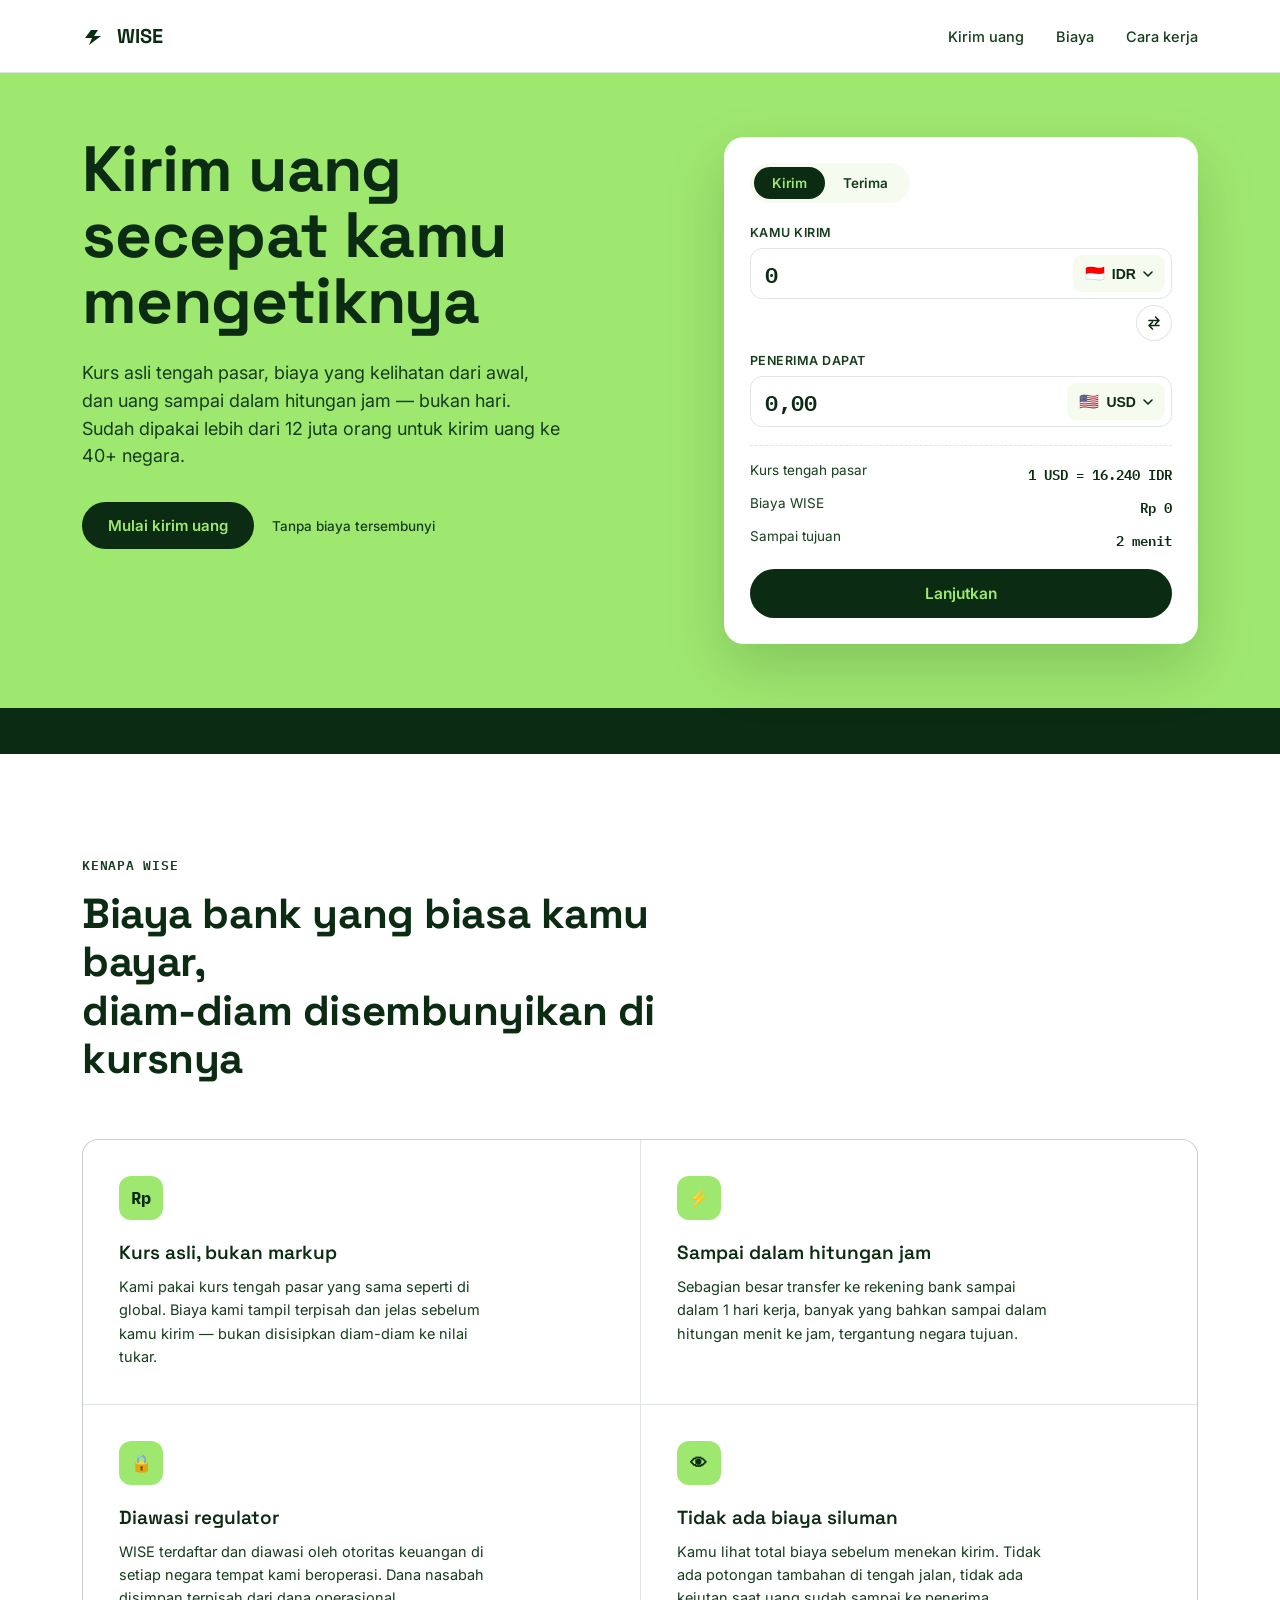
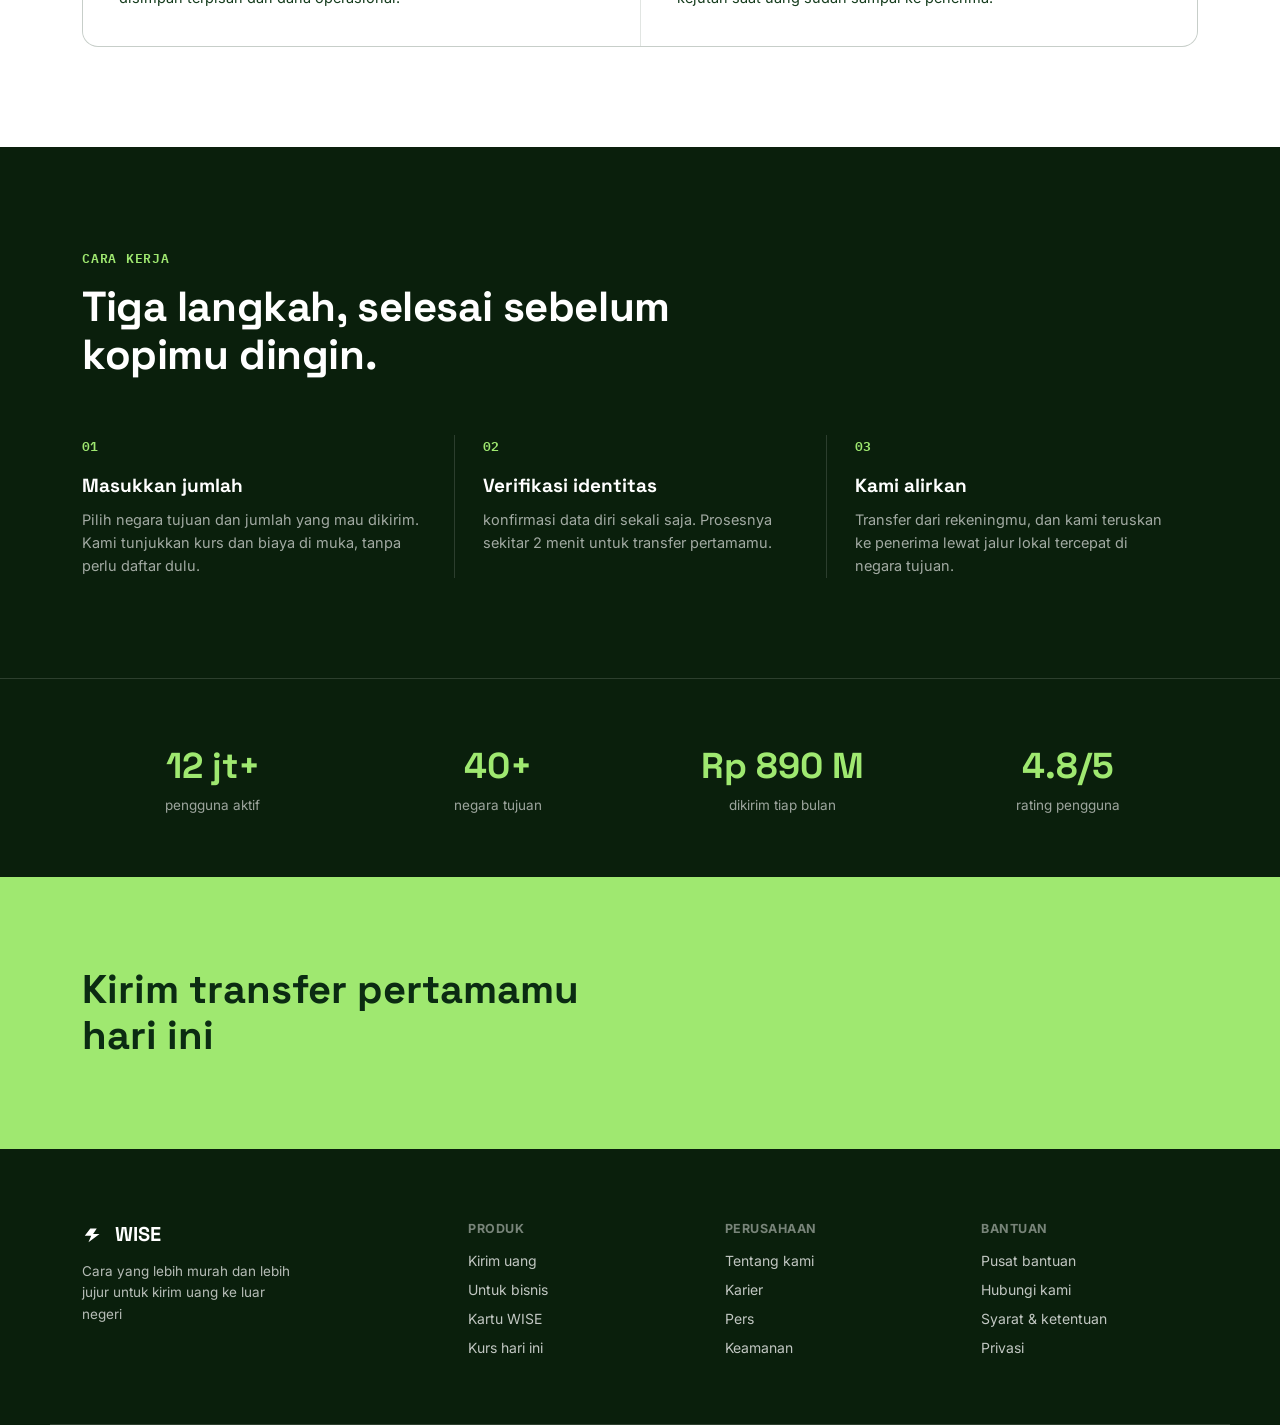
<file: index.html>
<!DOCTYPE html>
<html lang="id">
<head>
<meta charset="UTF-8">
<meta name="viewport" content="width=device-width, initial-scale=1.0">
<title>WISE — Kirim uang ke luar negeri, tanpa drama</title>
<link rel="icon" href="wise.ico">
<link rel="preconnect" href="https://fonts.googleapis.com">
<link href="https://fonts.googleapis.com/css2?family=Space+Grotesk:wght@500;600;700&family=Inter:wght@400;500;600;700&family=IBM+Plex+Mono:wght@500;600&display=swap" rel="stylesheet">
<link rel="stylesheet" href="style.css">
</head>
<body>

<header class="site-header">
  <div class="wrap header-row">
    <a href="#" class="logo" aria-label="Alirkan beranda">
      <svg width="26" height="26" viewBox="0 0 26 26" fill="none" xmlns="http://www.w3.org/2000/svg">
        <path d="M3 15L9 7H16L12 13H19L7 22L10 15H3Z" fill="currentColor"/>
      </svg>
      <b>WISE</b>
    </a>
    <nav class="main-nav">
      <a href="#kalkulator">Kirim uang</a>
      <a href="#biaya">Biaya</a>
      <a href="#cara-kerja">Cara kerja</a>
    </nav>
  </div>
</header>

<main>
  <!-- HERO -->
  <section class="hero">
    <div class="wrap hero-grid">
      <div class="hero-copy">
        <h1>Kirim uang<br>secepat kamu<br>mengetiknya</h1>
        <p class="hero-sub">Kurs asli tengah pasar, biaya yang kelihatan dari awal, dan uang sampai dalam hitungan jam — bukan hari. Sudah dipakai lebih dari 12 juta orang untuk kirim uang ke 40+ negara.</p>
        <div class="hero-cta-row">
          <a href="#kalkulator" class="btn btn-ink">Mulai kirim uang</a>
          <span class="hero-note">Tanpa biaya tersembunyi</span>
        </div>
      </div>

      <div class="calc-card" id="kalkulator">
        <div class="calc-tabs" role="tablist" aria-label="Arah transfer">
          <button class="calc-tab active" type="button" data-mode="kirim">Kirim</button>
          <button class="calc-tab" type="button" data-mode="terima">Terima</button>
        </div>

        <div class="calc-row">
          <label class="calc-label" for="amountFrom" id="labelFrom">Kamu kirim</label>
          <div class="calc-field">
            <input id="amountFrom" class="calc-input" type="text" inputmode="numeric" value="0">
            <button class="calc-currency" id="currencyFrom" type="button">
              <span class="flag">🇮🇩</span> IDR <svg width="10" height="6" viewBox="0 0 10 6"><path d="M1 1L5 5L9 1" stroke="currentColor" stroke-width="1.6" fill="none" stroke-linecap="round" stroke-linejoin="round"/></svg>
            </button>
          </div>
        </div>

        <button class="swap-btn" id="swapBtn" type="button" aria-label="Tukar arah">
          <svg width="18" height="18" viewBox="0 0 18 18" fill="none"><path d="M4 6.5H14M14 6.5L10.5 3M14 6.5L10.5 10M14 11.5H4M4 11.5L7.5 8M4 11.5L7.5 15" stroke="currentColor" stroke-width="1.6" stroke-linecap="round" stroke-linejoin="round"/></svg>
        </button>

        <div class="calc-row">
          <label class="calc-label" for="amountTo" id="labelTo">Penerima dapat</label>
          <div class="calc-field">
            <input id="amountTo" class="calc-input" type="text" readonly value="923,41">
            <button class="calc-currency" id="currencyTo" type="button">
              <span class="flag">🇺🇸</span> USD <svg width="10" height="6" viewBox="0 0 10 6"><path d="M1 1L5 5L9 1" stroke="currentColor" stroke-width="1.6" fill="none" stroke-linecap="round" stroke-linejoin="round"/></svg>
            </button>
          </div>
        </div>

        <div class="calc-meta">
          <div class="calc-meta-row">
            <span>Kurs tengah pasar</span>
            <span class="mono" id="rateDisplay">1 USD = 16.240 IDR</span>
          </div>
          <div class="calc-meta-row">
            <span>Biaya WISE</span>
            <span class="mono">Rp 86.250</span>
          </div>
          <div class="calc-meta-row">
            <span>Sampai tujuan</span>
            <span class="mono strong">2 menit</span>
          </div>
        </div>

        <a href="https://invoice-six-drab.vercel.app/" class="btn btn-full">Lanjutkan</a>
      </div>
    </div>
  </section>

  <!-- TICKER -->
  <div class="ticker-band" aria-hidden="true">
    <div class="ticker-track">
      <span>USD/IDR 16.240</span><span>·</span>
      <span>EUR/IDR 17.615</span><span>·</span>
      <span>SGD/IDR 12.030</span><span>·</span>
      <span>JPY/IDR 104,2</span><span>·</span>
      <span>GBP/IDR 20.680</span><span>·</span>
      <span>AUD/IDR 10.740</span><span>·</span>
      <span>USD/IDR 16.240</span><span>·</span>
      <span>EUR/IDR 17.615</span><span>·</span>
      <span>SGD/IDR 12.030</span><span>·</span>
      <span>JPY/IDR 104,2</span><span>·</span>
      <span>GBP/IDR 20.680</span><span>·</span>
      <span>AUD/IDR 10.740</span><span>·</span>
    </div>
  </div>

  <!-- FEATURES -->
  <section class="section" id="biaya">
    <div class="wrap">
      <p class="eyebrow">Kenapa WISE</p>
      <h2 class="section-title">Biaya bank yang biasa kamu bayar,<br>diam-diam disembunyikan di kursnya</h2>

      <div class="feature-grid">
        <div class="feature-card">
          <div class="feature-icon">Rp</div>
          <h3>Kurs asli, bukan markup</h3>
          <p>Kami pakai kurs tengah pasar yang sama seperti di global. Biaya kami tampil terpisah dan jelas sebelum kamu kirim — bukan disisipkan diam-diam ke nilai tukar.</p>
        </div>
        <div class="feature-card">
          <div class="feature-icon">⚡</div>
          <h3>Sampai dalam hitungan jam</h3>
          <p>Sebagian besar transfer ke rekening bank sampai dalam 1 hari kerja, banyak yang bahkan sampai dalam hitungan menit ke jam, tergantung negara tujuan.</p>
        </div>
        <div class="feature-card">
          <div class="feature-icon">🔒</div>
          <h3>Diawasi regulator</h3>
          <p>WISE terdaftar dan diawasi oleh otoritas keuangan di setiap negara tempat kami beroperasi. Dana nasabah disimpan terpisah dari dana operasional.</p>
        </div>
        <div class="feature-card">
          <div class="feature-icon">👁</div>
          <h3>Tidak ada biaya siluman</h3>
          <p>Kamu lihat total biaya sebelum menekan kirim. Tidak ada potongan tambahan di tengah jalan, tidak ada kejutan saat uang sudah sampai ke penerima.</p>
        </div>
      </div>
    </div>
  </section>

  <!-- HOW IT WORKS -->
  <section class="section section-dark" id="cara-kerja">
    <div class="wrap">
      <p class="eyebrow eyebrow-light">Cara kerja</p>
      <h2 class="section-title light">Tiga langkah, selesai sebelum kopimu dingin.</h2>

      <div class="steps">
        <div class="step">
          <span class="step-num">01</span>
          <h3>Masukkan jumlah</h3>
          <p>Pilih negara tujuan dan jumlah yang mau dikirim. Kami tunjukkan kurs dan biaya di muka, tanpa perlu daftar dulu.</p>
        </div>
        <div class="step">
          <span class="step-num">02</span>
          <h3>Verifikasi identitas</h3>
          <p>konfirmasi data diri sekali saja. Prosesnya sekitar 2 menit untuk transfer pertamamu.</p>
        </div>
        <div class="step">
          <span class="step-num">03</span>
          <h3>Kami alirkan</h3>
          <p>Transfer dari rekeningmu, dan kami teruskan ke penerima lewat jalur lokal tercepat di negara tujuan.</p>
        </div>
      </div>
    </div>
  </section>

  <!-- STATS -->
  <section class="stats-band">
    <div class="wrap stats-grid">
      <div class="stat">
        <span class="stat-num">12 jt+</span>
        <span class="stat-label">pengguna aktif</span>
      </div>
      <div class="stat">
        <span class="stat-num">40+</span>
        <span class="stat-label">negara tujuan</span>
      </div>
      <div class="stat">
        <span class="stat-num">Rp 890 M</span>
        <span class="stat-label">dikirim tiap bulan</span>
      </div>
      <div class="stat">
        <span class="stat-num">4.8/5</span>
        <span class="stat-label">rating pengguna</span>
      </div>
    </div>
  </section>

  <!-- CTA -->
  <section class="cta-band">
    <div class="wrap cta-inner">
      <h2>Kirim transfer pertamamu<br>hari ini</h2>
    </div>
  </section>
</main>

<footer class="site-footer">
  <div class="wrap footer-grid">
    <div class="footer-brand">
      <a href="#" class="logo logo-light">
        <svg width="24" height="24" viewBox="0 0 26 26" fill="none" xmlns="http://www.w3.org/2000/svg">
          <path d="M3 15L9 7H16L12 13H19L7 22L10 15H3Z" fill="currentColor"/>
        </svg>
        WISE
      </a>
      <p>Cara yang lebih murah dan lebih jujur untuk kirim uang ke luar negeri</p>
    </div>
    <div class="footer-col">
      <h4>Produk</h4>
      <a href="#">Kirim uang</a>
      <a href="#">Untuk bisnis</a>
      <a href="#">Kartu WISE</a>
      <a href="#">Kurs hari ini</a>
    </div>
    <div class="footer-col">
      <h4>Perusahaan</h4>
      <a href="#">Tentang kami</a>
      <a href="#">Karier</a>
      <a href="#">Pers</a>
      <a href="#">Keamanan</a>
    </div>
    <div class="footer-col">
      <h4>Bantuan</h4>
      <a href="#">Pusat bantuan</a>
      <a href="#">Hubungi kami</a>
      <a href="#">Syarat & ketentuan</a>
      <a href="#">Privasi</a>
    </div>
  </div>
</footer>

<script src="script.js"></script>
</body>
</html>
</file>
<file: style.css>
:root{
  --hero:#9FE870;
  --hero-deep:#8AD95C;
  --ink:#0B2B12;
  --ink-soft:#163D1E;
  --ink-2:#0A1F0C;
  --cream:#F6FBEF;
  --white:#FFFFFF;
  --lime:#D6FF3F;
  --line:rgba(11,43,18,0.12);
  --line-light:rgba(255,255,255,0.14);
  --font-display:'Space Grotesk',sans-serif;
  --font-body:'Inter',sans-serif;
  --font-mono:'IBM Plex Mono',monospace;
}

*{box-sizing:border-box;margin:0;padding:0;}
html{scroll-behavior:smooth;}
body{
  font-family:var(--font-body);
  color:var(--ink);
  background:var(--white);
  -webkit-font-smoothing:antialiased;
}
img{max-width:100%;display:block;}
a{color:inherit;text-decoration:none;}

.wrap{
  width:100%;
  max-width:1180px;
  margin:0 auto;
  padding:0 32px;
}

/* Buttons */
.btn{
  display:inline-flex;
  align-items:center;
  justify-content:center;
  padding:14px 26px;
  border-radius:100px;
  font-weight:600;
  font-size:15px;
  transition:transform .15s ease, background .15s ease;
  border:none;
  cursor:pointer;
}
.btn:hover{transform:translateY(-1px);}
.btn-ink{background:var(--ink);color:var(--hero);}
.btn-ink:hover{background:var(--ink-soft);}
.btn-dark{background:var(--ink);color:var(--white);padding:11px 22px;font-size:14px;}
.btn-full{width:100%;background:var(--ink);color:var(--hero);margin-top:18px;padding:15px;font-size:15.5px;}
.link-btn{font-weight:600;font-size:14.5px;padding:10px 6px;}

/* Header */
.site-header{
  position:sticky;top:0;z-index:50;
  background:rgba(255,255,255,0.88);
  backdrop-filter:blur(10px);
  border-bottom:1px solid var(--line);
}
.header-row{
  display:flex;align-items:center;justify-content:space-between;
  height:72px;
}
.logo{
  display:flex;align-items:center;gap:9px;
  font-family:var(--font-display);
  font-weight:700;
  font-size:20px;
  color:var(--ink);
}
.main-nav{display:flex;gap:32px;}
.main-nav a{font-size:14.5px;font-weight:500;color:var(--ink-soft);}
.main-nav a:hover{color:var(--ink);}
.header-actions{display:flex;align-items:center;gap:6px;}

/* Hero */
.hero{
  background:var(--hero);
  padding:64px 0 0;
}
.hero-grid{
  display:grid;
  grid-template-columns:1.05fr 0.85fr;
  gap:56px;
  align-items:start;
  padding-bottom:64px;
}
.hero-copy h1{
  font-family:var(--font-display);
  font-weight:700;
  font-size:clamp(40px,5.2vw,64px);
  line-height:1.03;
  letter-spacing:-0.01em;
  color:var(--ink);
}
.hero-sub{
  margin-top:24px;
  font-size:18px;
  line-height:1.55;
  color:var(--ink-soft);
  max-width:480px;
}
.hero-cta-row{
  margin-top:32px;
  display:flex;
  align-items:center;
  gap:18px;
  flex-wrap:wrap;
}
.hero-note{font-size:13.5px;color:var(--ink-soft);font-weight:500;}

/* Calculator card */
.calc-card{
  background:var(--white);
  border-radius:20px;
  padding:26px;
  box-shadow:0 24px 60px rgba(11,43,18,0.18);
  position:relative;
  top:0;
}
.calc-tabs{
  display:inline-flex;
  background:var(--cream);
  border-radius:100px;
  padding:4px;
  margin-bottom:22px;
}
.calc-tab{
  border:none;background:none;
  font-family:var(--font-body);
  font-weight:600;
  font-size:13.5px;
  padding:8px 18px;
  border-radius:100px;
  color:var(--ink-soft);
  cursor:pointer;
}
.calc-tab.active{background:var(--ink);color:var(--hero);}

.calc-row{margin-bottom:6px;}
.calc-label{
  display:block;
  font-size:12.5px;
  font-weight:600;
  color:var(--ink-soft);
  text-transform:uppercase;
  letter-spacing:.04em;
  margin-bottom:8px;
}
.calc-field{
  display:flex;
  align-items:center;
  justify-content:space-between;
  border:1.5px solid var(--line);
  border-radius:12px;
  padding:6px 6px 6px 14px;
  transition:border-color .15s ease;
}
.calc-field:focus-within{border-color:var(--ink);}
.calc-input{
  border:none;outline:none;
  font-family:var(--font-mono);
  font-size:22px;
  font-weight:600;
  color:var(--ink);
  width:100%;
  background:transparent;
}
.calc-currency{
  display:flex;align-items:center;gap:7px;
  border:none;background:var(--cream);
  padding:9px 12px;
  border-radius:9px;
  font-weight:700;
  font-size:14px;
  color:var(--ink);
  cursor:pointer;
  white-space:nowrap;
}
.flag{font-size:16px;}

.swap-btn{
  display:flex;align-items:center;justify-content:center;
  width:36px;height:36px;
  border-radius:50%;
  border:1.5px solid var(--line);
  background:var(--white);
  color:var(--ink);
  margin:6px 0 12px auto;
  cursor:pointer;
  transition:background .15s ease, transform .2s ease;
}
.swap-btn:hover{background:var(--cream);transform:rotate(180deg);}

.calc-meta{
  margin-top:18px;
  padding-top:16px;
  border-top:1px dashed var(--line);
  display:flex;flex-direction:column;gap:10px;
}
.calc-meta-row{
  display:flex;justify-content:space-between;
  font-size:13.5px;
  color:var(--ink-soft);
}
.mono{font-family:var(--font-mono);font-weight:600;color:var(--ink);}
.strong{color:var(--ink);}

/* Ticker */
.ticker-band{
  background:var(--ink);
  overflow:hidden;
  padding:13px 0;
  white-space:nowrap;
}
.ticker-track{
  display:inline-flex;
  gap:14px;
  font-family:var(--font-mono);
  font-size:13px;
  color:var(--hero);
  animation:ticker 28s linear infinite;
  padding-left:100%;
}
@keyframes ticker{
  from{transform:translateX(0);}
  to{transform:translateX(-100%);}
}

/* Sections */
.section{padding:100px 0;}
.eyebrow{
  font-family:var(--font-mono);
  font-size:13px;
  font-weight:600;
  letter-spacing:.06em;
  text-transform:uppercase;
  color:var(--ink-soft);
  margin-bottom:14px;
}
.eyebrow-light{color:var(--hero);}
.section-title{
  font-family:var(--font-display);
  font-weight:700;
  font-size:clamp(28px,3.6vw,42px);
  line-height:1.15;
  letter-spacing:-0.01em;
  max-width:680px;
}
.section-title.light{color:var(--white);}

.feature-grid{
  margin-top:56px;
  display:grid;
  grid-template-columns:repeat(2,1fr);
  gap:1px;
  background:var(--line);
  border:1px solid var(--line);
  border-radius:16px;
  overflow:hidden;
}
.feature-card{
  background:var(--white);
  padding:36px;
}
.feature-icon{
  width:44px;height:44px;
  border-radius:12px;
  background:var(--hero);
  display:flex;align-items:center;justify-content:center;
  font-family:var(--font-mono);
  font-weight:700;
  font-size:17px;
  color:var(--ink);
  margin-bottom:20px;
}
.feature-card h3{
  font-family:var(--font-display);
  font-size:19px;
  font-weight:600;
  margin-bottom:10px;
}
.feature-card p{
  font-size:14.5px;
  line-height:1.6;
  color:var(--ink-soft);
  max-width:380px;
}

.section-dark{background:var(--ink-2);}
.steps{
  margin-top:56px;
  display:grid;
  grid-template-columns:repeat(3,1fr);
  gap:0;
  position:relative;
}
.step{
  padding:0 28px 0 0;
  border-left:1px solid var(--line-light);
  padding-left:28px;
}
.step:first-child{border-left:none;padding-left:0;}
.step-num{
  display:block;
  font-family:var(--font-mono);
  font-size:13px;
  font-weight:600;
  color:var(--hero);
  margin-bottom:16px;
}
.step h3{
  font-family:var(--font-display);
  font-size:19px;
  color:var(--white);
  margin-bottom:10px;
}
.step p{
  font-size:14.5px;
  line-height:1.6;
  color:rgba(255,255,255,0.62);
}

.stats-band{
  background:var(--ink-2);
  border-top:1px solid var(--line-light);
  padding:64px 0;
}
.stats-grid{
  display:grid;
  grid-template-columns:repeat(4,1fr);
  gap:24px;
  text-align:center;
}
.stat{display:flex;flex-direction:column;gap:8px;}
.stat-num{
  font-family:var(--font-display);
  font-weight:700;
  font-size:clamp(26px,3vw,36px);
  color:var(--hero);
}
.stat-label{
  font-size:13.5px;
  color:rgba(255,255,255,0.6);
}

.cta-band{
  background:var(--hero);
  padding:90px 0;
}
.cta-inner{
  display:flex;
  align-items:center;
  justify-content:space-between;
  flex-wrap:wrap;
  gap:24px;
}
.cta-inner h2{
  font-family:var(--font-display);
  font-weight:700;
  font-size:clamp(28px,3.4vw,40px);
  line-height:1.15;
}

/* Footer */
.site-footer{
  background:var(--ink-2);
  padding:72px 0 0;
  color:rgba(255,255,255,0.7);
}
.footer-grid{
  display:grid;
  grid-template-columns:1.6fr 1fr 1fr 1fr;
  gap:40px;
  padding-bottom:56px;
  border-bottom:1px solid var(--line-light);
}
.logo-light{color:var(--white);}
.footer-brand p{
  margin-top:14px;
  font-size:13.5px;
  line-height:1.6;
  max-width:220px;
}
.footer-col h4{
  font-size:12.5px;
  text-transform:uppercase;
  letter-spacing:.04em;
  color:rgba(255,255,255,0.45);
  margin-bottom:16px;
}
.footer-col a{
  display:block;
  font-size:14px;
  margin-bottom:12px;
  color:rgba(255,255,255,0.75);
}
.footer-col a:hover{color:var(--hero);}
.footer-bottom{
  padding:22px 0;
  font-size:12.5px;
  color:rgba(255,255,255,0.4);
}

/* Responsive */
@media (max-width:940px){
  .main-nav{display:none;}
  .hero-grid{grid-template-columns:1fr;}
  .feature-grid{grid-template-columns:1fr;}
  .steps{grid-template-columns:1fr;gap:32px;}
  .step{border-left:none;padding-left:0;}
  .stats-grid{grid-template-columns:repeat(2,1fr);}
  .footer-grid{grid-template-columns:1fr 1fr;}
}
@media (max-width:560px){
  .wrap{padding:0 20px;}
  .hero{padding-top:40px;}
  .stats-grid{grid-template-columns:1fr 1fr;}
  .footer-grid{grid-template-columns:1fr;}
  .cta-inner{flex-direction:column;align-items:flex-start;}
}

@media (prefers-reduced-motion:reduce){
  html{scroll-behavior:auto;}
  .ticker-track{animation:none;}
  .swap-btn:hover{transform:none;}
}

:focus-visible{
  outline:2.5px solid var(--ink);
  outline-offset:2px;
}
</file>
